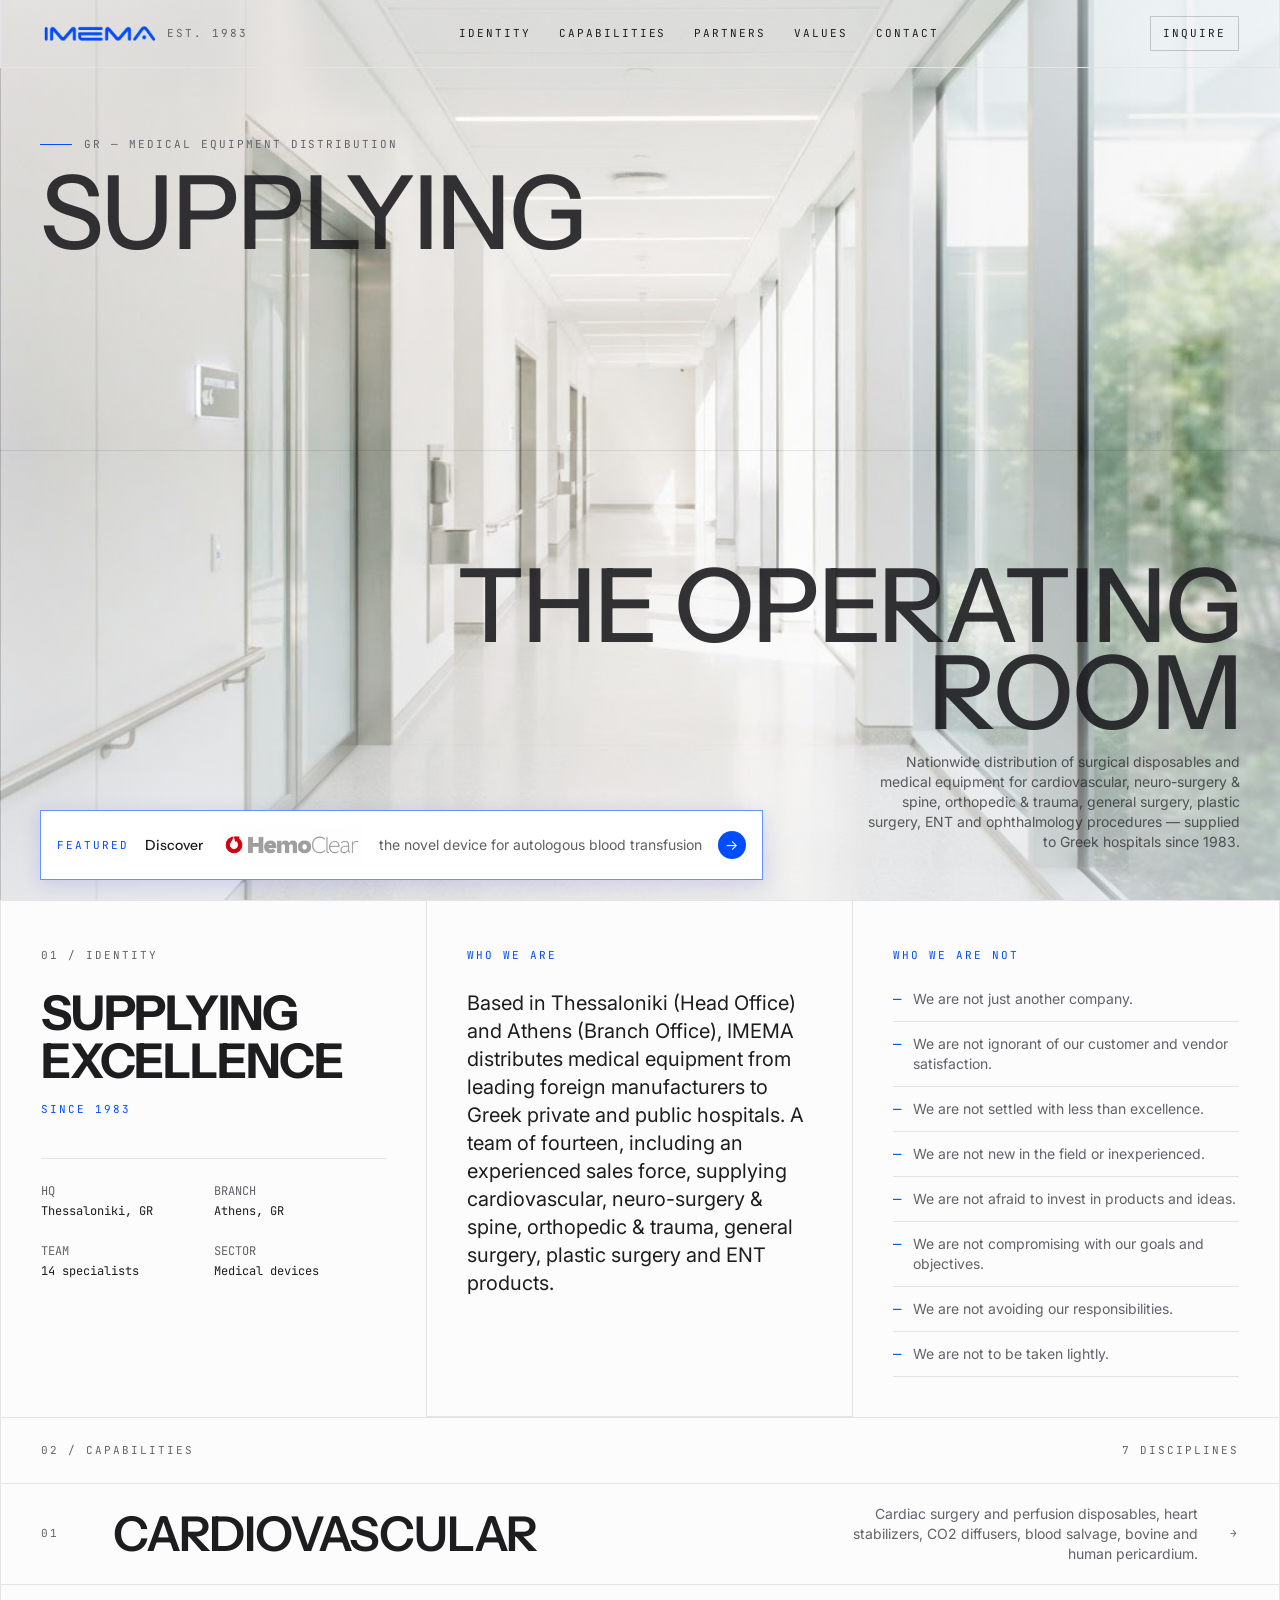
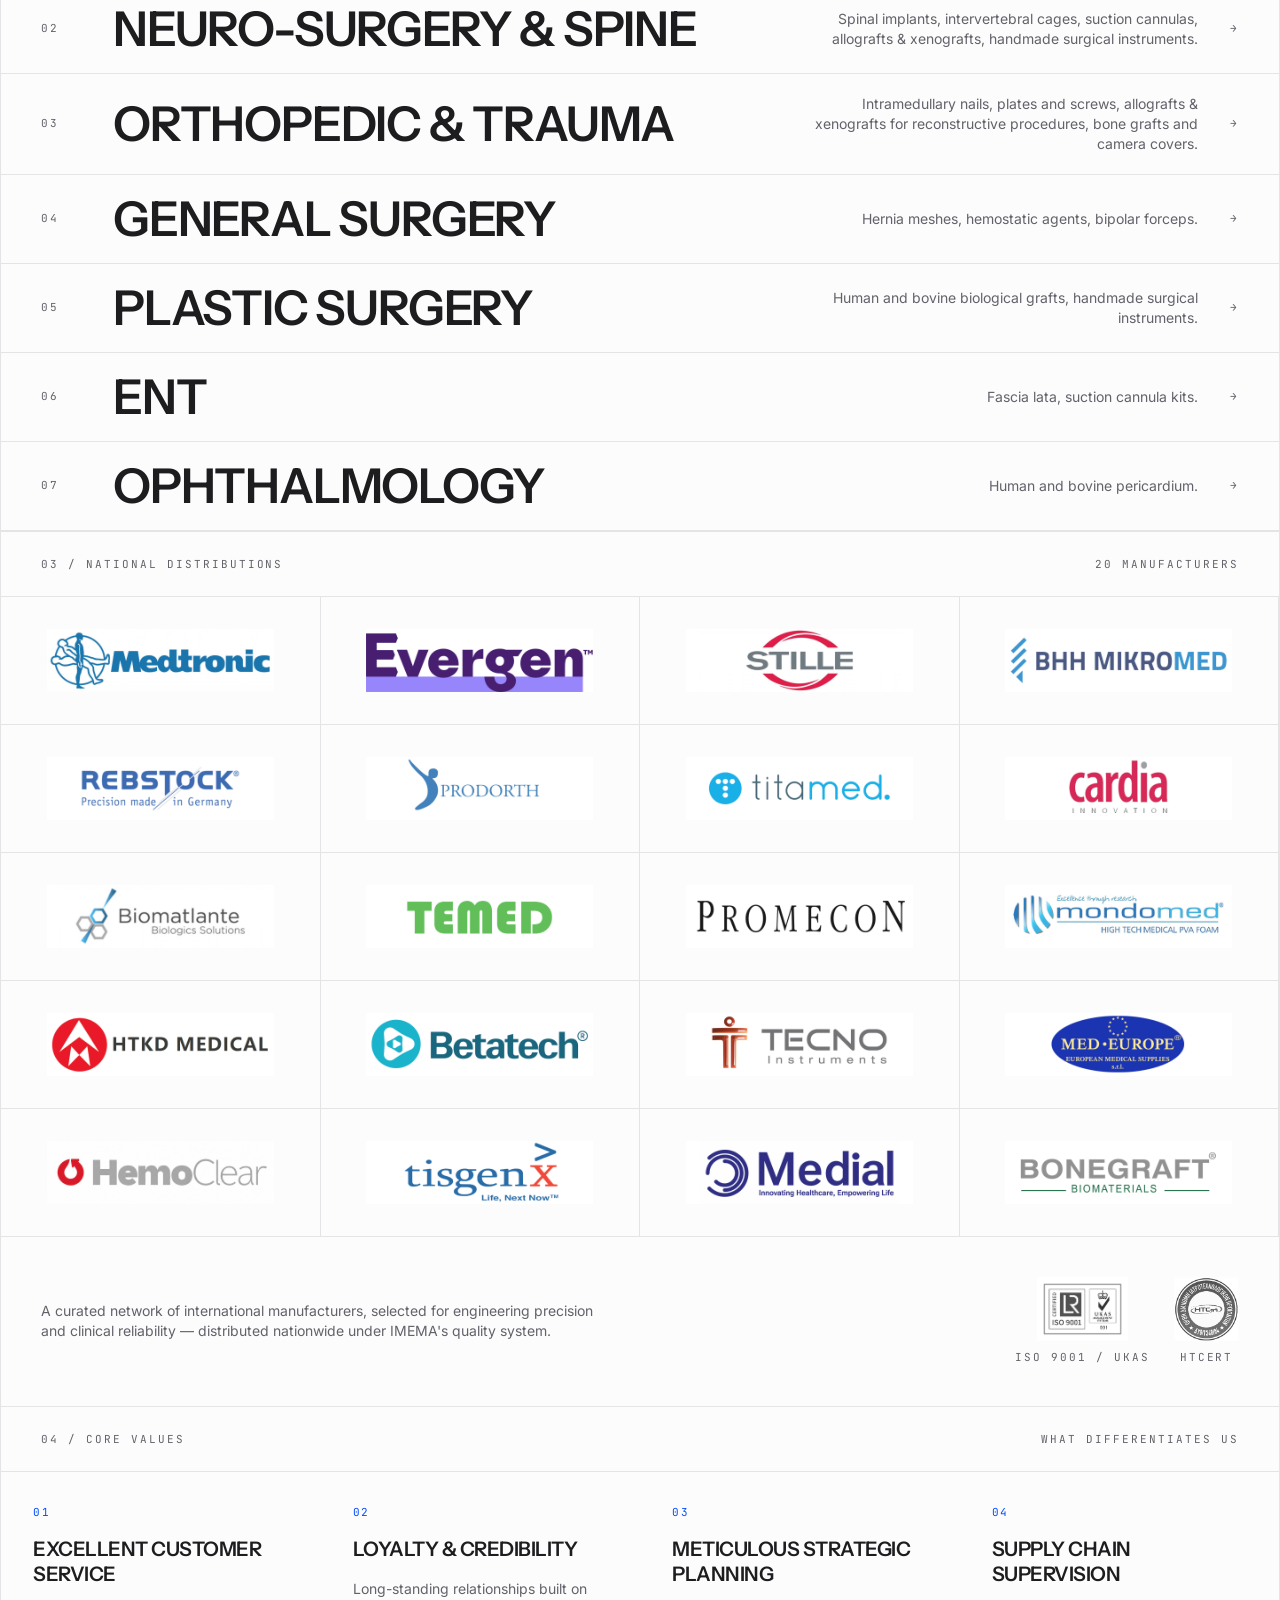
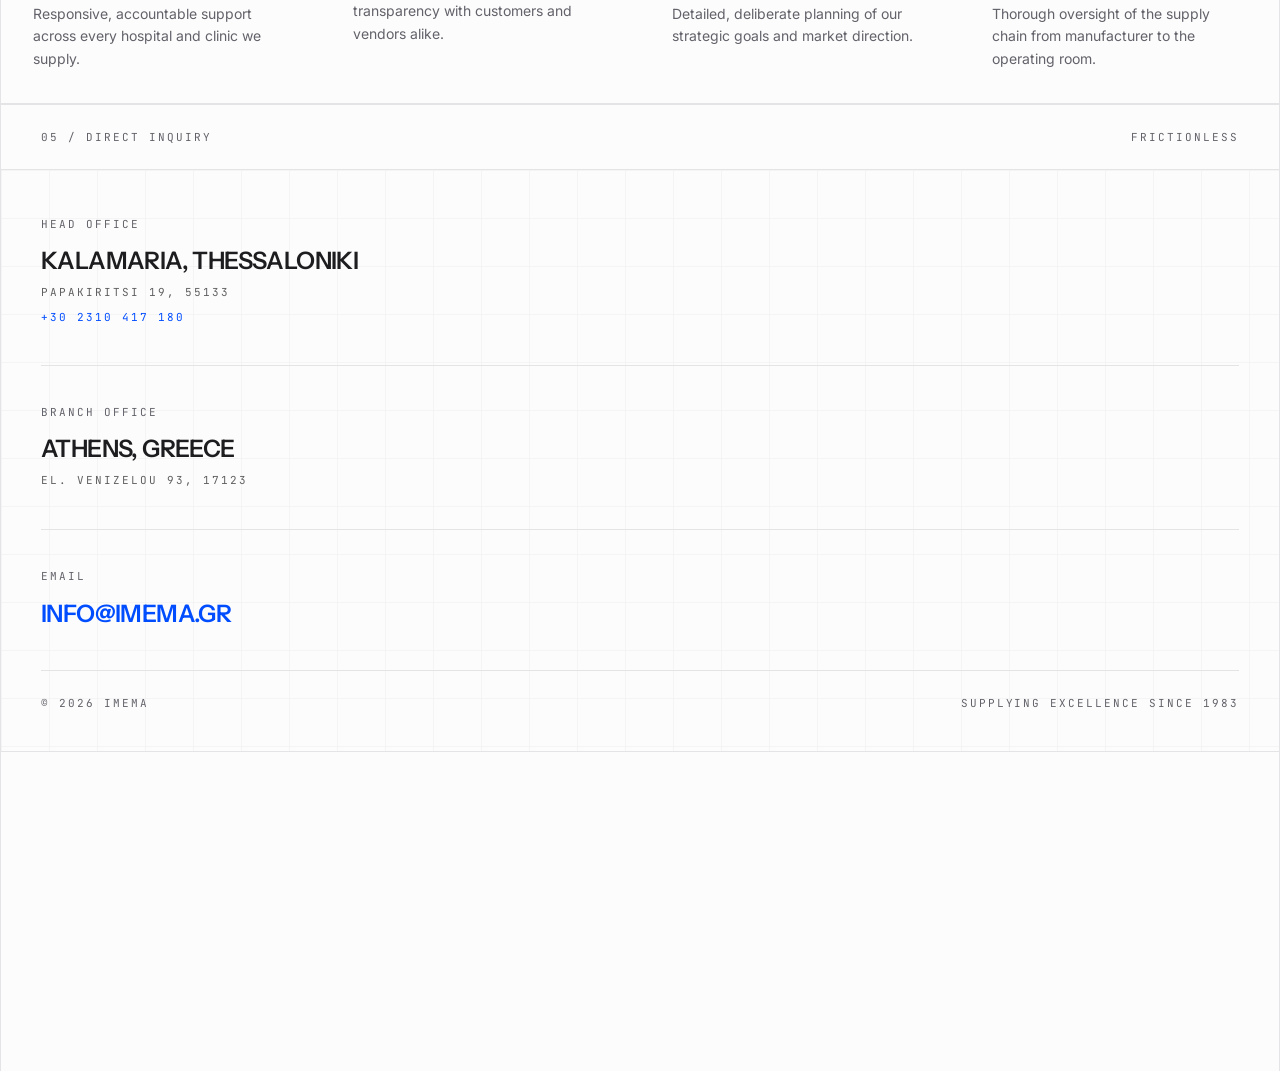
<file: index.html>
<!doctype html>
<html lang="en">
<head>
<meta charset="utf-8">
<meta name="viewport" content="width=device-width, initial-scale=1">
<title>IMEMA — Supplying Excellence Since 1983</title>
<meta name="description" content="IMEMA, a medical equipment supplier founded in 1983, distributes medical products to hospitals in Greece from Thessaloniki and Athens: cardiovascular, orthopedic, neuro-spine, trauma and intensive care.">
<meta name="theme-color" content="#fcfcfc">
<link rel="canonical" href="https://www.imema.gr/">
<meta property="og:type" content="website">
<meta property="og:title" content="IMEMA — Supplying Excellence Since 1983">
<meta property="og:description" content="Medical equipment distribution to Greek hospitals since 1983, from Thessaloniki and Athens.">
<meta property="og:image" content="https://www.imema.gr/media/img/3babd4718_generated_image.png">
<link rel="icon" href="favicon.svg" type="image/svg+xml">
<link rel="preconnect" href="https://fonts.googleapis.com">
<link rel="preconnect" href="https://fonts.gstatic.com" crossorigin>
<link href="https://fonts.googleapis.com/css2?family=Instrument+Sans:wght@400;500;600;700&family=Inter:wght@400;500;600&family=JetBrains+Mono:wght@400;500&display=swap" rel="stylesheet">
<link rel="stylesheet" href="assets/site.css?v=4">
<link rel="stylesheet" href="assets/tailwind.css?v=4">
</head>
<body>
<div class="relative min-h-screen bg-background">

  <header data-solid-on-scroll class="fixed inset-x-0 top-0 z-50 transition-colors duration-300 bg-transparent">
    <div class="mx-auto flex w-full max-w-[1280px] items-center justify-between border-x border-border px-5 py-4 md:px-10">
      <a href="#top" class="flex items-center gap-2">
        <div role="img" aria-label="IMEMA" class="logo-mask h-6 w-[118px] bg-primary"></div>
        <span class="mono-label hidden sm:inline text-muted-foreground">EST. 1983</span>
      </a>
      <nav class="hidden items-center gap-7 md:flex">
        <a href="#identity" class="mono-label transition-colors hover:text-primary text-foreground">Identity</a>
        <a href="#capabilities" class="mono-label transition-colors hover:text-primary text-foreground">Capabilities</a>
        <a href="#partners" class="mono-label transition-colors hover:text-primary text-foreground">Partners</a>
        <a href="#values" class="mono-label transition-colors hover:text-primary text-foreground">Values</a>
        <a href="#contact" class="mono-label transition-colors hover:text-primary text-foreground">Contact</a>
      </nav>
      <div class="flex items-center gap-3">
        <a href="#contact" class="mono-label border border-foreground/20 px-3 py-2 transition-colors hover:border-primary hover:text-primary text-foreground">INQUIRE</a>
      </div>
    </div>
    <div class="mx-auto w-full max-w-[1280px]"><div class="rule-x"></div></div>
  </header>

  <section id="top" data-parallax-root class="relative h-[100svh] w-full overflow-hidden bg-background">
    <div data-parallax-scale="0.18" class="absolute inset-0 will-change-transform">
      <span class="inline-block relative h-full w-full">
        <img src="media/img/3babd4718_generated_image.png" class="w-full h-full inset-0 absolute object-cover" alt="Sunlit modern medical facility interior">
      </span>
      <div class="absolute inset-0 bg-gradient-to-b from-background/50 via-background/10 to-background/60"></div>
    </div>
    <div class="pointer-events-none absolute inset-0">
      <div class="absolute top-0 h-full w-px bg-foreground/10"></div>
      <div class="absolute top-0 h-full w-px bg-foreground/10"></div>
      <div class="absolute inset-x-0 top-1/2 h-px bg-foreground/10"></div>
    </div>
    <div data-parallax-y="-60" class="relative z-10 mx-auto flex h-full w-full max-w-[1280px] flex-col justify-between p-5 md:p-10">
      <div class="pt-20 md:pt-24">
        <div class="flex items-center gap-3 text-muted-foreground">
          <span class="h-px w-8 bg-primary"></span>
          <span class="mono-label">GR — MEDICAL EQUIPMENT DISTRIBUTION</span>
        </div>
        <h1 class="heading-display mt-4 text-[15vw] font-medium leading-[0.85] text-foreground/90 md:text-[8vw]">SUPPLYING</h1>
      </div>
      <div class="flex flex-col items-end gap-4 pb-24 text-right md:pb-2">
        <h1 class="heading-display text-[15vw] font-medium leading-[0.85] text-foreground/90 md:text-[8vw]">THE OPERATING<br>ROOM</h1>
        <p class="max-w-xs font-body text-sm text-foreground/70 md:max-w-sm">Nationwide distribution of surgical disposables and medical equipment for cardiovascular, neuro-surgery &amp; spine, orthopedic &amp; trauma, general surgery, plastic surgery, ENT and ophthalmology procedures — supplied to Greek hospitals since 1983.</p>
      </div>
      <a class="group absolute inset-x-5 bottom-5 z-20 flex items-center gap-2 border border-primary/60 bg-white px-3 py-2.5 shadow-[0_4px_18px_rgba(34,34,255,0.14)] transition-all duration-300 hover:border-primary hover:shadow-[0_6px_26px_rgba(34,34,255,0.26)] md:inset-x-auto md:left-10 md:max-w-[72vw] md:gap-4 md:px-4 md:py-3" href="hemoclear.html">
        <span class="mono-label shrink-0 text-primary">Featured</span>
        <span class="font-heading shrink-0 text-xs font-medium text-foreground md:text-sm">Discover</span>
        <div class="relative h-8 w-20 shrink-0 self-center overflow-hidden bg-white md:h-11 md:w-36">
          <img src="media/img/175320473_hemoclear.jpg" alt="HemoClear" class="h-full w-full object-contain mix-blend-multiply">
        </div>
        <span class="hidden font-body text-xs text-foreground/70 group-hover:text-foreground md:inline md:text-sm">the novel device for autologous blood transfusion</span>
        <span class="ml-auto flex h-6 w-6 shrink-0 items-center justify-center rounded-full bg-primary text-primary-foreground transition-transform duration-300 group-hover:translate-x-1 md:ml-0 md:h-7 md:w-7"><span class="text-xs md:text-sm">→</span></span>
      </a>
    </div>
    <div class="absolute bottom-5 left-1/2 hidden -translate-x-1/2 flex-col items-center gap-2 text-muted-foreground md:flex">
      <span class="mono-label">SCROLL</span>
      <span data-bob class="h-6 w-px bg-foreground/40"></span>
    </div>
  </section>

  <main class="mx-auto w-full max-w-[1280px] border-x border-border">

    <section id="identity" class="relative border-t border-border bg-background">
      <div class="grid grid-cols-1 md:grid-cols-12">
        <div class="border-b border-border md:col-span-4 md:border-b-0 md:border-r">
          <div class="sticky top-0 p-5 md:p-10">
            <span class="mono-label">01 / IDENTITY</span>
            <h2 class="heading-display mt-6 text-4xl font-bold leading-none md:text-5xl">Supplying<br>Excellence</h2>
            <p class="mono-label mt-4 text-primary">SINCE 1983</p>
            <dl class="mt-10 grid grid-cols-2 gap-y-6 border-t border-border pt-6 font-mono text-xs">
              <div><dt class="text-muted-foreground">HQ</dt><dd class="mt-1 text-foreground">Thessaloniki, GR</dd></div>
              <div><dt class="text-muted-foreground">BRANCH</dt><dd class="mt-1 text-foreground">Athens, GR</dd></div>
              <div><dt class="text-muted-foreground">TEAM</dt><dd class="mt-1 text-foreground">14 specialists</dd></div>
              <div><dt class="text-muted-foreground">SECTOR</dt><dd class="mt-1 text-foreground">Medical devices</dd></div>
            </dl>
          </div>
        </div>
        <div class="md:col-span-8">
          <div class="grid grid-cols-1 md:grid-cols-2">
            <div class="border-b border-border p-5 md:border-r md:p-10">
              <span class="mono-label text-primary">WHO WE ARE</span>
              <p class="mt-6 text-lg leading-relaxed text-foreground md:text-xl">Based in Thessaloniki (Head Office) and Athens (Branch Office), IMEMA distributes medical equipment from leading foreign manufacturers to Greek private and public hospitals. A team of fourteen, including an experienced sales force, supplying cardiovascular, neuro-surgery &amp; spine, orthopedic &amp; trauma, general surgery, plastic surgery and ENT products.</p>
            </div>
            <div class="p-5 md:p-10">
              <span class="mono-label text-primary">WHO WE ARE NOT</span>
              <ul class="mt-6 space-y-3">
                <li data-reveal class="flex gap-3 border-b border-border pb-3 font-body text-sm text-muted-foreground"><span class="font-mono text-primary">—</span><span>We are not just another company.</span></li>
                <li data-reveal class="flex gap-3 border-b border-border pb-3 font-body text-sm text-muted-foreground"><span class="font-mono text-primary">—</span><span>We are not ignorant of our customer and vendor satisfaction.</span></li>
                <li data-reveal class="flex gap-3 border-b border-border pb-3 font-body text-sm text-muted-foreground"><span class="font-mono text-primary">—</span><span>We are not settled with less than excellence.</span></li>
                <li data-reveal class="flex gap-3 border-b border-border pb-3 font-body text-sm text-muted-foreground"><span class="font-mono text-primary">—</span><span>We are not new in the field or inexperienced.</span></li>
                <li data-reveal class="flex gap-3 border-b border-border pb-3 font-body text-sm text-muted-foreground"><span class="font-mono text-primary">—</span><span>We are not afraid to invest in products and ideas.</span></li>
                <li data-reveal class="flex gap-3 border-b border-border pb-3 font-body text-sm text-muted-foreground"><span class="font-mono text-primary">—</span><span>We are not compromising with our goals and objectives.</span></li>
                <li data-reveal class="flex gap-3 border-b border-border pb-3 font-body text-sm text-muted-foreground"><span class="font-mono text-primary">—</span><span>We are not avoiding our responsibilities.</span></li>
                <li data-reveal class="flex gap-3 border-b border-border pb-3 font-body text-sm text-muted-foreground"><span class="font-mono text-primary">—</span><span>We are not to be taken lightly.</span></li>
              </ul>
            </div>
          </div>
        </div>
      </div>
    </section>

    <section id="capabilities" class="relative border-t border-border bg-background">
      <div class="flex items-center justify-between px-5 py-6 md:px-10">
        <span class="mono-label">02 / CAPABILITIES</span>
        <span class="mono-label hidden md:inline">7 DISCIPLINES</span>
      </div>
      <div class="rule-x"></div>
      <ul>
        <li class="group border-b border-border"><a href="#contact" class="flex min-h-[88px] items-center gap-4 px-5 py-5 transition-colors duration-300 group-hover:bg-primary/[0.06] md:gap-8 md:px-10"><span class="mono-label w-10 shrink-0 transition-colors group-hover:text-primary">01</span><span class="heading-display flex-1 text-3xl font-semibold leading-none transition-colors group-hover:text-primary md:text-5xl">Cardiovascular</span><span class="hidden max-w-sm text-right font-body text-sm text-muted-foreground transition-colors group-hover:text-foreground/70 md:block">Cardiac surgery and perfusion disposables, heart stabilizers, CO2 diffusers, blood salvage, bovine and human pericardium.</span><span class="mono-label shrink-0 transition-colors group-hover:text-primary">→</span></a></li>
        <li class="group border-b border-border"><a href="#contact" class="flex min-h-[88px] items-center gap-4 px-5 py-5 transition-colors duration-300 group-hover:bg-primary/[0.06] md:gap-8 md:px-10"><span class="mono-label w-10 shrink-0 transition-colors group-hover:text-primary">02</span><span class="heading-display flex-1 text-3xl font-semibold leading-none transition-colors group-hover:text-primary md:text-5xl">Neuro-Surgery &amp; Spine</span><span class="hidden max-w-sm text-right font-body text-sm text-muted-foreground transition-colors group-hover:text-foreground/70 md:block">Spinal implants, intervertebral cages, suction cannulas, allografts &amp; xenografts, handmade surgical instruments.</span><span class="mono-label shrink-0 transition-colors group-hover:text-primary">→</span></a></li>
        <li class="group border-b border-border"><a href="#contact" class="flex min-h-[88px] items-center gap-4 px-5 py-5 transition-colors duration-300 group-hover:bg-primary/[0.06] md:gap-8 md:px-10"><span class="mono-label w-10 shrink-0 transition-colors group-hover:text-primary">03</span><span class="heading-display flex-1 text-3xl font-semibold leading-none transition-colors group-hover:text-primary md:text-5xl">Orthopedic &amp; Trauma</span><span class="hidden max-w-sm text-right font-body text-sm text-muted-foreground transition-colors group-hover:text-foreground/70 md:block">Intramedullary nails, plates and screws, allografts &amp; xenografts for reconstructive procedures, bone grafts and camera covers.</span><span class="mono-label shrink-0 transition-colors group-hover:text-primary">→</span></a></li>
        <li class="group border-b border-border"><a href="#contact" class="flex min-h-[88px] items-center gap-4 px-5 py-5 transition-colors duration-300 group-hover:bg-primary/[0.06] md:gap-8 md:px-10"><span class="mono-label w-10 shrink-0 transition-colors group-hover:text-primary">04</span><span class="heading-display flex-1 text-3xl font-semibold leading-none transition-colors group-hover:text-primary md:text-5xl">General Surgery</span><span class="hidden max-w-sm text-right font-body text-sm text-muted-foreground transition-colors group-hover:text-foreground/70 md:block">Hernia meshes, hemostatic agents, bipolar forceps.</span><span class="mono-label shrink-0 transition-colors group-hover:text-primary">→</span></a></li>
        <li class="group border-b border-border"><a href="#contact" class="flex min-h-[88px] items-center gap-4 px-5 py-5 transition-colors duration-300 group-hover:bg-primary/[0.06] md:gap-8 md:px-10"><span class="mono-label w-10 shrink-0 transition-colors group-hover:text-primary">05</span><span class="heading-display flex-1 text-3xl font-semibold leading-none transition-colors group-hover:text-primary md:text-5xl">Plastic Surgery</span><span class="hidden max-w-sm text-right font-body text-sm text-muted-foreground transition-colors group-hover:text-foreground/70 md:block">Human and bovine biological grafts, handmade surgical instruments.</span><span class="mono-label shrink-0 transition-colors group-hover:text-primary">→</span></a></li>
        <li class="group border-b border-border"><a href="#contact" class="flex min-h-[88px] items-center gap-4 px-5 py-5 transition-colors duration-300 group-hover:bg-primary/[0.06] md:gap-8 md:px-10"><span class="mono-label w-10 shrink-0 transition-colors group-hover:text-primary">06</span><span class="heading-display flex-1 text-3xl font-semibold leading-none transition-colors group-hover:text-primary md:text-5xl">ENT</span><span class="hidden max-w-sm text-right font-body text-sm text-muted-foreground transition-colors group-hover:text-foreground/70 md:block">Fascia lata, suction cannula kits.</span><span class="mono-label shrink-0 transition-colors group-hover:text-primary">→</span></a></li>
        <li class="group border-b border-border"><a href="#contact" class="flex min-h-[88px] items-center gap-4 px-5 py-5 transition-colors duration-300 group-hover:bg-primary/[0.06] md:gap-8 md:px-10"><span class="mono-label w-10 shrink-0 transition-colors group-hover:text-primary">07</span><span class="heading-display flex-1 text-3xl font-semibold leading-none transition-colors group-hover:text-primary md:text-5xl">Ophthalmology</span><span class="hidden max-w-sm text-right font-body text-sm text-muted-foreground transition-colors group-hover:text-foreground/70 md:block">Human and bovine pericardium.</span><span class="mono-label shrink-0 transition-colors group-hover:text-primary">→</span></a></li>
      </ul>
    </section>

    <section id="partners" class="border-t border-border bg-background text-foreground">
      <div class="flex items-center justify-between px-5 py-6 md:px-10">
        <span class="mono-label text-muted-foreground">03 / NATIONAL DISTRIBUTIONS</span>
        <span class="mono-label text-muted-foreground">20 MANUFACTURERS</span>
      </div>
      <div class="h-px w-full bg-border"></div>
      <div class="grid grid-cols-2 border-border sm:grid-cols-3 md:grid-cols-4" id="logo-grid"></div>
      <div class="flex flex-col gap-4 px-5 py-10 md:flex-row md:items-center md:justify-between md:px-10">
        <p class="max-w-xl font-body text-sm text-muted-foreground">A curated network of international manufacturers, selected for engineering precision and clinical reliability — distributed nationwide under IMEMA's quality system.</p>
        <div class="flex items-center gap-6">
          <div class="flex flex-col items-center gap-2"><img src="media/img/ISO-9001UKAS-RGB.jpg" alt="ISO 9001 UKAS Certification" loading="lazy" class="h-16 w-auto object-contain opacity-80 grayscale transition-all duration-300 hover:opacity-100 hover:grayscale-0"><span class="mono-label text-muted-foreground">ISO 9001 / UKAS</span></div>
          <div class="flex flex-col items-center gap-2"><img src="media/img/HTCert-logo-1348.png" alt="HTCert Certification" loading="lazy" class="h-16 w-auto object-contain opacity-80 grayscale transition-all duration-300 hover:opacity-100 hover:grayscale-0"><span class="mono-label text-muted-foreground">HTCert</span></div>
        </div>
      </div>
    </section>

    <section id="values" class="border-t border-border bg-background">
      <div class="flex items-center justify-between px-5 py-6 md:px-10">
        <span class="mono-label">04 / CORE VALUES</span>
        <span class="mono-label hidden md:inline">WHAT DIFFERENTIATES US</span>
      </div>
      <div class="rule-x"></div>
      <div class="grid grid-cols-1 md:grid-cols-2 lg:grid-cols-4">
        <div data-reveal><div class="flex h-full flex-col gap-4 border-b border-border p-5 md:border-r md:p-8 last:border-r-0"><span class="mono-label text-primary">01</span><h3 class="heading-display text-xl font-semibold leading-tight">Excellent Customer Service</h3><p class="font-body text-sm leading-relaxed text-muted-foreground">Responsive, accountable support across every hospital and clinic we supply.</p></div></div>
        <div data-reveal><div class="flex h-full flex-col gap-4 border-b border-border p-5 md:border-r md:p-8 last:border-r-0"><span class="mono-label text-primary">02</span><h3 class="heading-display text-xl font-semibold leading-tight">Loyalty &amp; Credibility</h3><p class="font-body text-sm leading-relaxed text-muted-foreground">Long-standing relationships built on transparency with customers and vendors alike.</p></div></div>
        <div data-reveal><div class="flex h-full flex-col gap-4 border-b border-border p-5 md:border-r md:p-8 last:border-r-0"><span class="mono-label text-primary">03</span><h3 class="heading-display text-xl font-semibold leading-tight">Meticulous Strategic Planning</h3><p class="font-body text-sm leading-relaxed text-muted-foreground">Detailed, deliberate planning of our strategic goals and market direction.</p></div></div>
        <div data-reveal><div class="flex h-full flex-col gap-4 border-b border-border p-5 md:border-r md:p-8 last:border-r-0"><span class="mono-label text-primary">04</span><h3 class="heading-display text-xl font-semibold leading-tight">Supply Chain Supervision</h3><p class="font-body text-sm leading-relaxed text-muted-foreground">Thorough oversight of the supply chain from manufacturer to the operating room.</p></div></div>
      </div>
    </section>

    <section id="contact" class="border-t border-border bg-background">
      <div class="flex items-center justify-between px-5 py-6 md:px-10">
        <span class="mono-label">05 / DIRECT INQUIRY</span>
        <span class="mono-label hidden md:inline">FRICTIONLESS</span>
      </div>
      <div class="rule-x"></div>
      <div class="relative flex flex-col justify-between p-5 md:p-10">
        <div class="blueprint-grid absolute inset-0 opacity-40"></div>
        <div class="relative space-y-10">
          <div>
            <span class="mono-label">HEAD OFFICE</span>
            <p class="mt-3 heading-display text-2xl font-semibold leading-tight">Kalamaria, Thessaloniki</p>
            <p class="mono-label mt-2 block text-foreground/70">Papakiritsi 19, 55133</p>
            <a href="tel:+302310417180" class="mono-label mt-2 block text-primary hover:underline">+30 2310 417 180</a>
          </div>
          <div class="border-t border-border pt-8">
            <span class="mono-label">BRANCH OFFICE</span>
            <p class="mt-3 heading-display text-2xl font-semibold leading-tight">Athens, Greece</p>
            <p class="mono-label mt-2 block text-foreground/70">El. Venizelou 93, 17123</p>
          </div>
          <div class="border-t border-border pt-8">
            <span class="mono-label">EMAIL</span>
            <a href="mailto:info@imema.gr" class="mt-3 block heading-display text-2xl font-semibold text-primary hover:underline">info@imema.gr</a>
          </div>
        </div>
        <div class="relative mt-10 flex items-center justify-between border-t border-border pt-6">
          <span class="mono-label">© <span id="year">2026</span> IMEMA</span>
          <span class="mono-label">SUPPLYING EXCELLENCE SINCE 1983</span>
        </div>
      </div>
      <div class="h-72 w-full border-t border-border md:h-80">
        <iframe title="IMEMA Head Office location" src="https://maps.google.com/maps?q=Papakiritsi%2019,%2055133%20Kalamaria,%20Greece&amp;t=&amp;z=15&amp;ie=UTF8&amp;iwloc=&amp;output=embed" class="h-full w-full border-0" loading="lazy" referrerpolicy="no-referrer-when-downgrade" allowfullscreen></iframe>
      </div>
    </section>
  </main>
</div>

<script>
  // Partner logos (same order, links and images as the original site).
  (function () {
    var WP = 'media/img/', B = 'media/img/';
    var partners = [
      ['Medtronic', 'https://www.medtronic.com/gr-el/index.html', WP + 'medtronic-logo-1024x288-1.jpg'],
      ['Evergen', 'https://www.evergenbio.com/', B + '4d1f62b70_Evergen.jpg'],
      ['Stille', 'https://www.stille.se/', WP + 'stillelogo-1024x312-1.jpg'],
      ['Mikromed', 'http://www.mikromed.eu/', WP + 'mikromed-logo-1024x288-1.jpg'],
      ['Rebstock', 'https://www.rebstock.de/?lang=en', WP + 'rebstock-1024x312-1.jpg'],
      ['Prodorth', 'https://www.prodorth.com/', WP + 'prodorth-logo-1024x288-1.jpg'],
      ['Titamed', 'https://titamed.com/en', WP + 'titamed-logo.jpg'],
      ['Cardia', 'https://cardiainnovation.com/', WP + 'cardia-logo-1024x288-1.jpg'],
      ['Biomatlante', 'https://biomatlante.com/en/', WP + 'biomatlante_logo-1024x312-1.jpg'],
      ['Temed', 'https://temedmedical.com/', WP + 'temed-logo-1024x288-1.jpg'],
      ['Promecon', 'https://www.promecon-medical.com/en', WP + 'promecon-logo.jpg'],
      ['Mondomed', 'https://www.mondomed.be/en', WP + 'mondomed-logo-1024x288-1.jpg'],
      ['HTKD', 'https://www.htkdmedical.com/home', WP + 'htkd-logo.jpg'],
      ['Betatech', 'https://www.betatechmedical.com/en-US', WP + 'betatech-logo.jpg'],
      ['Tecno', 'https://www.tecno.com.pk/home.html', WP + 'tecno-logo.jpg'],
      ['Medeurope', 'https://www.medeurope.eu/', WP + 'medeurope-logo.jpg'],
      ['HemoClear', 'https://www.hemoclear.com/', B + '175320473_hemoclear.jpg'],
      ['tisgenx', 'https://tisgenx.com/', B + 'a44ad0518_tisgenx.jpg'],
      ['Medial', 'https://www.medial.com.tr/', B + '9e8ca3d4d_Medial.jpg'],
      ['Bonegraft', 'https://bonegraft.com.tr/', B + '824f9a044_Bonegraft.jpg']
    ];
    var grid = document.getElementById('logo-grid');
    grid.innerHTML = partners.map(function (p) {
      return '<div data-reveal><a href="' + p[1] + '" target="_blank" rel="noopener noreferrer" class="group flex h-16 items-center justify-center border-b border-r border-border px-2 transition-all duration-300 md:h-32">' +
        '<img src="' + p[2] + '" alt="' + p[0] + '" loading="lazy" class="h-[90%] w-[90%] object-contain opacity-90 transition-all duration-300 group-hover:scale-110 group-hover:opacity-100 md:h-3/4 md:w-3/4"></a></div>';
    }).join('');
    document.getElementById('year').textContent = new Date().getFullYear();
  })();
</script>
<script src="assets/site.js?v=4"></script>
</body>
</html>
</file>
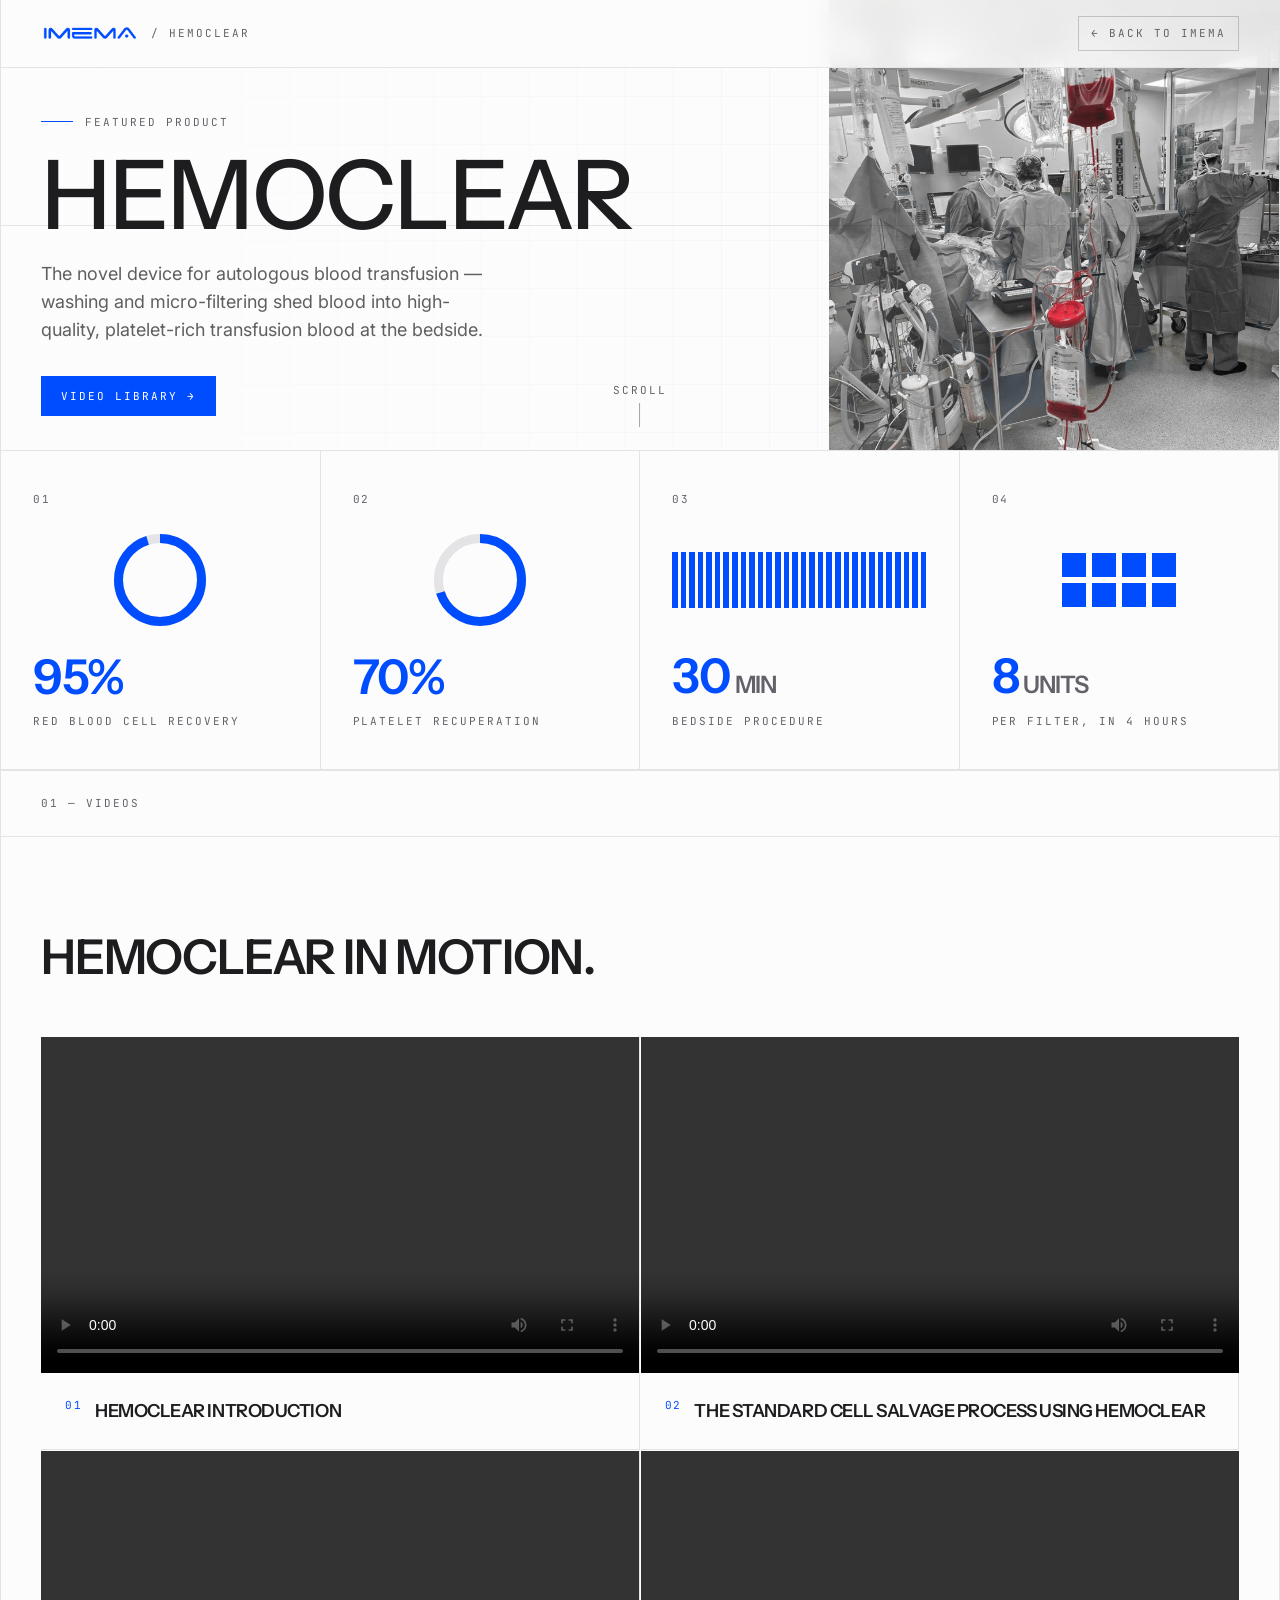
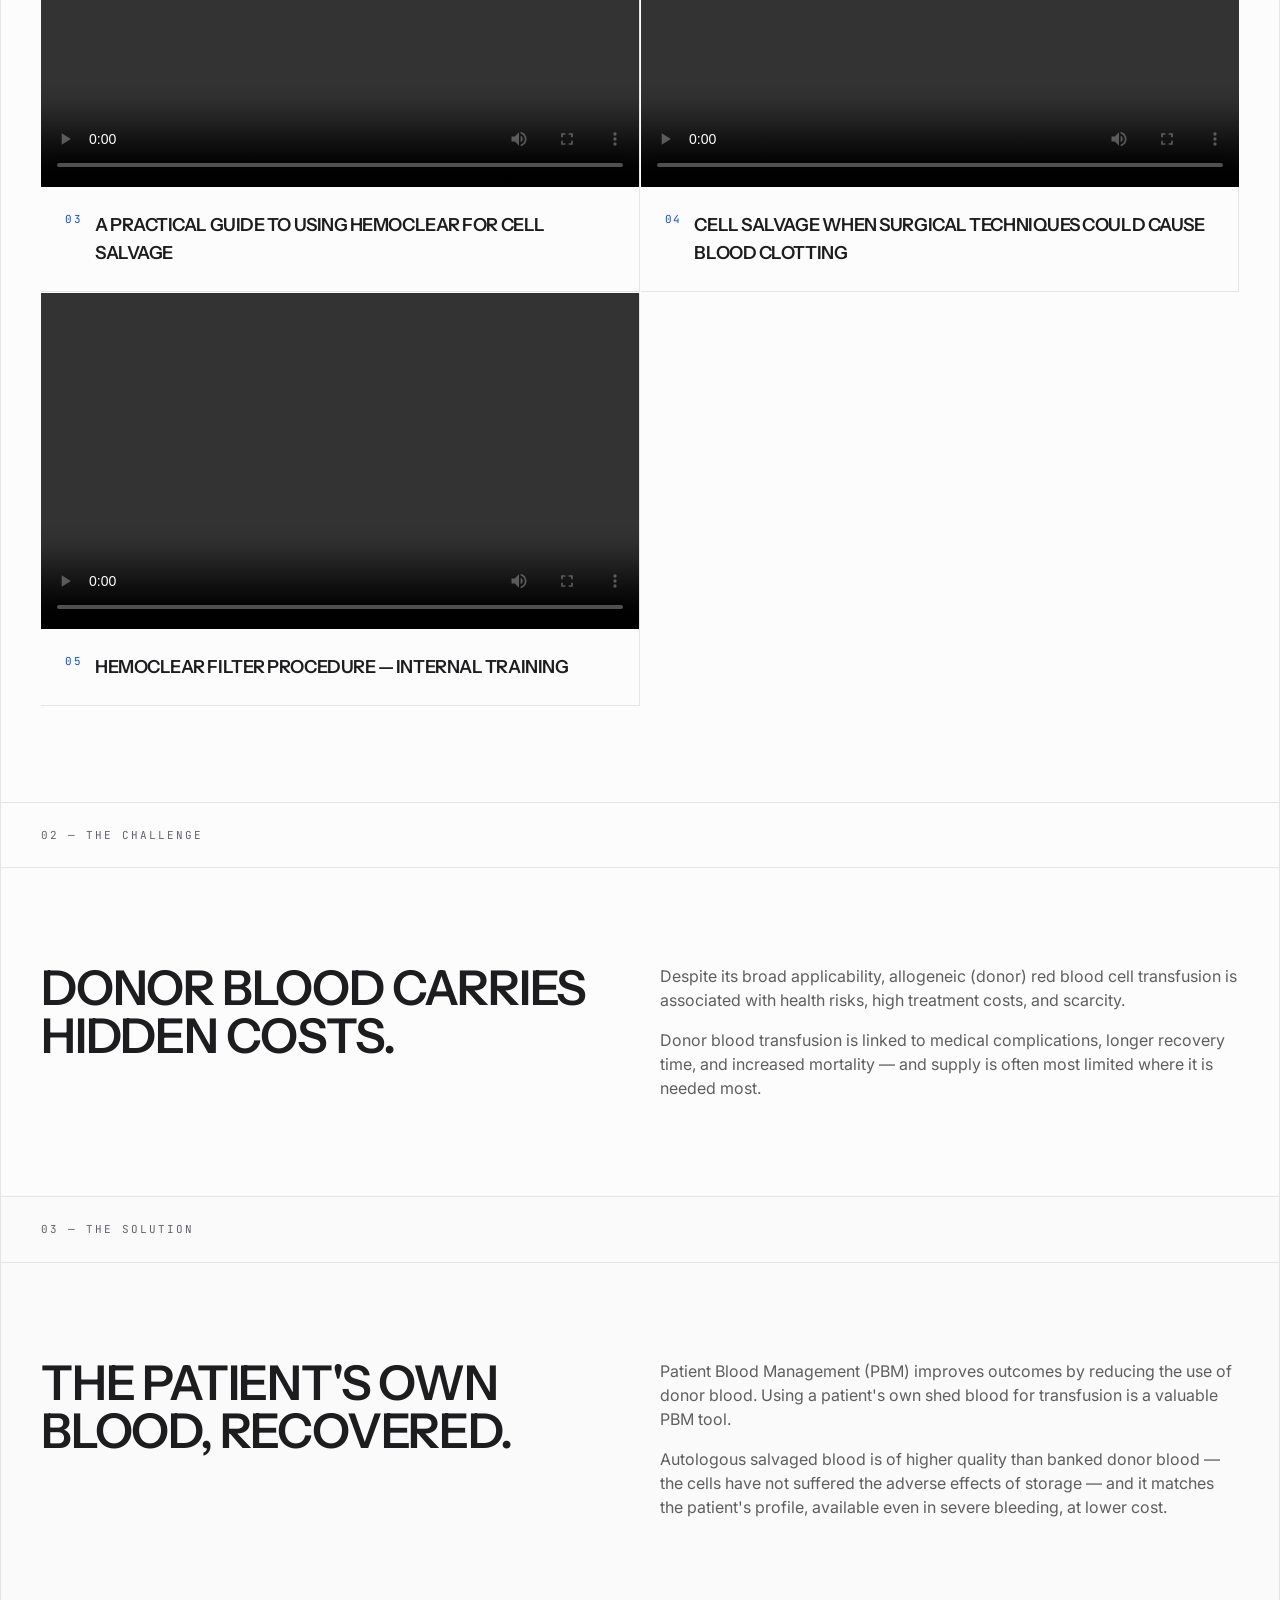
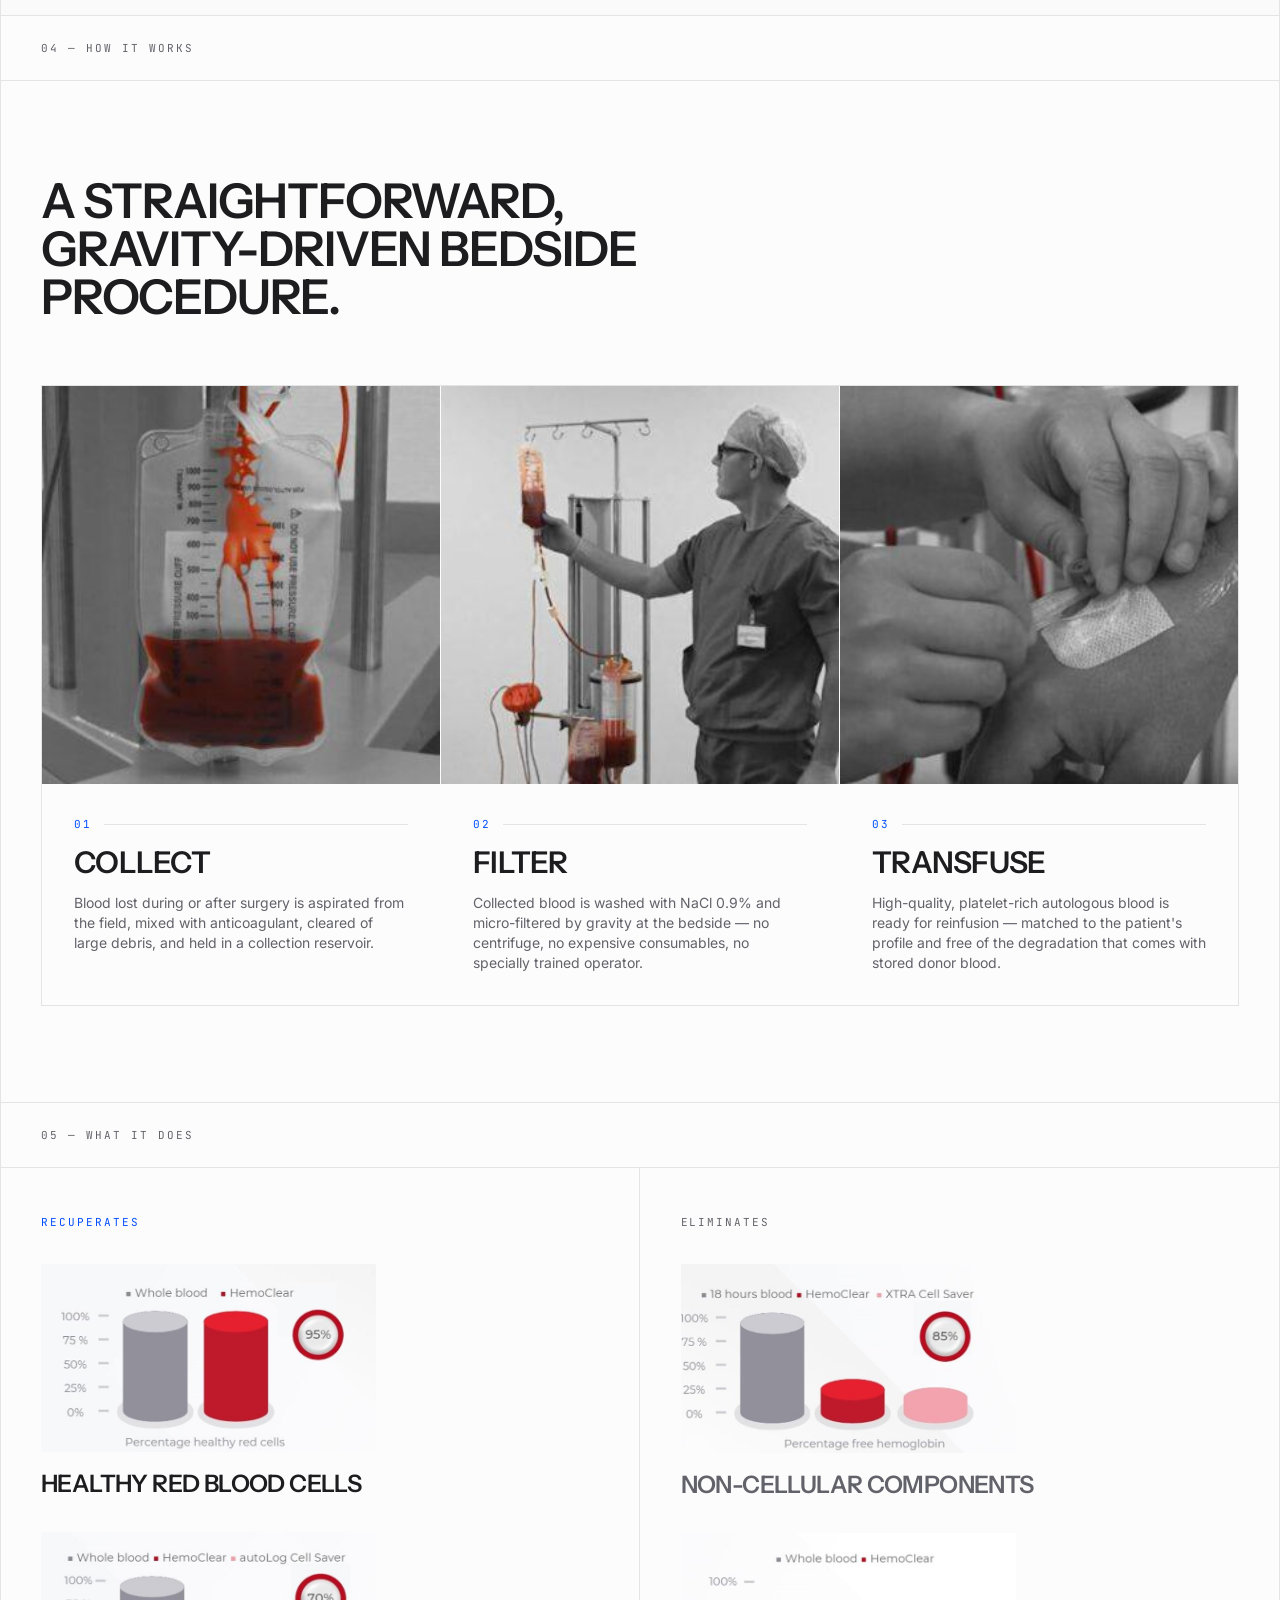
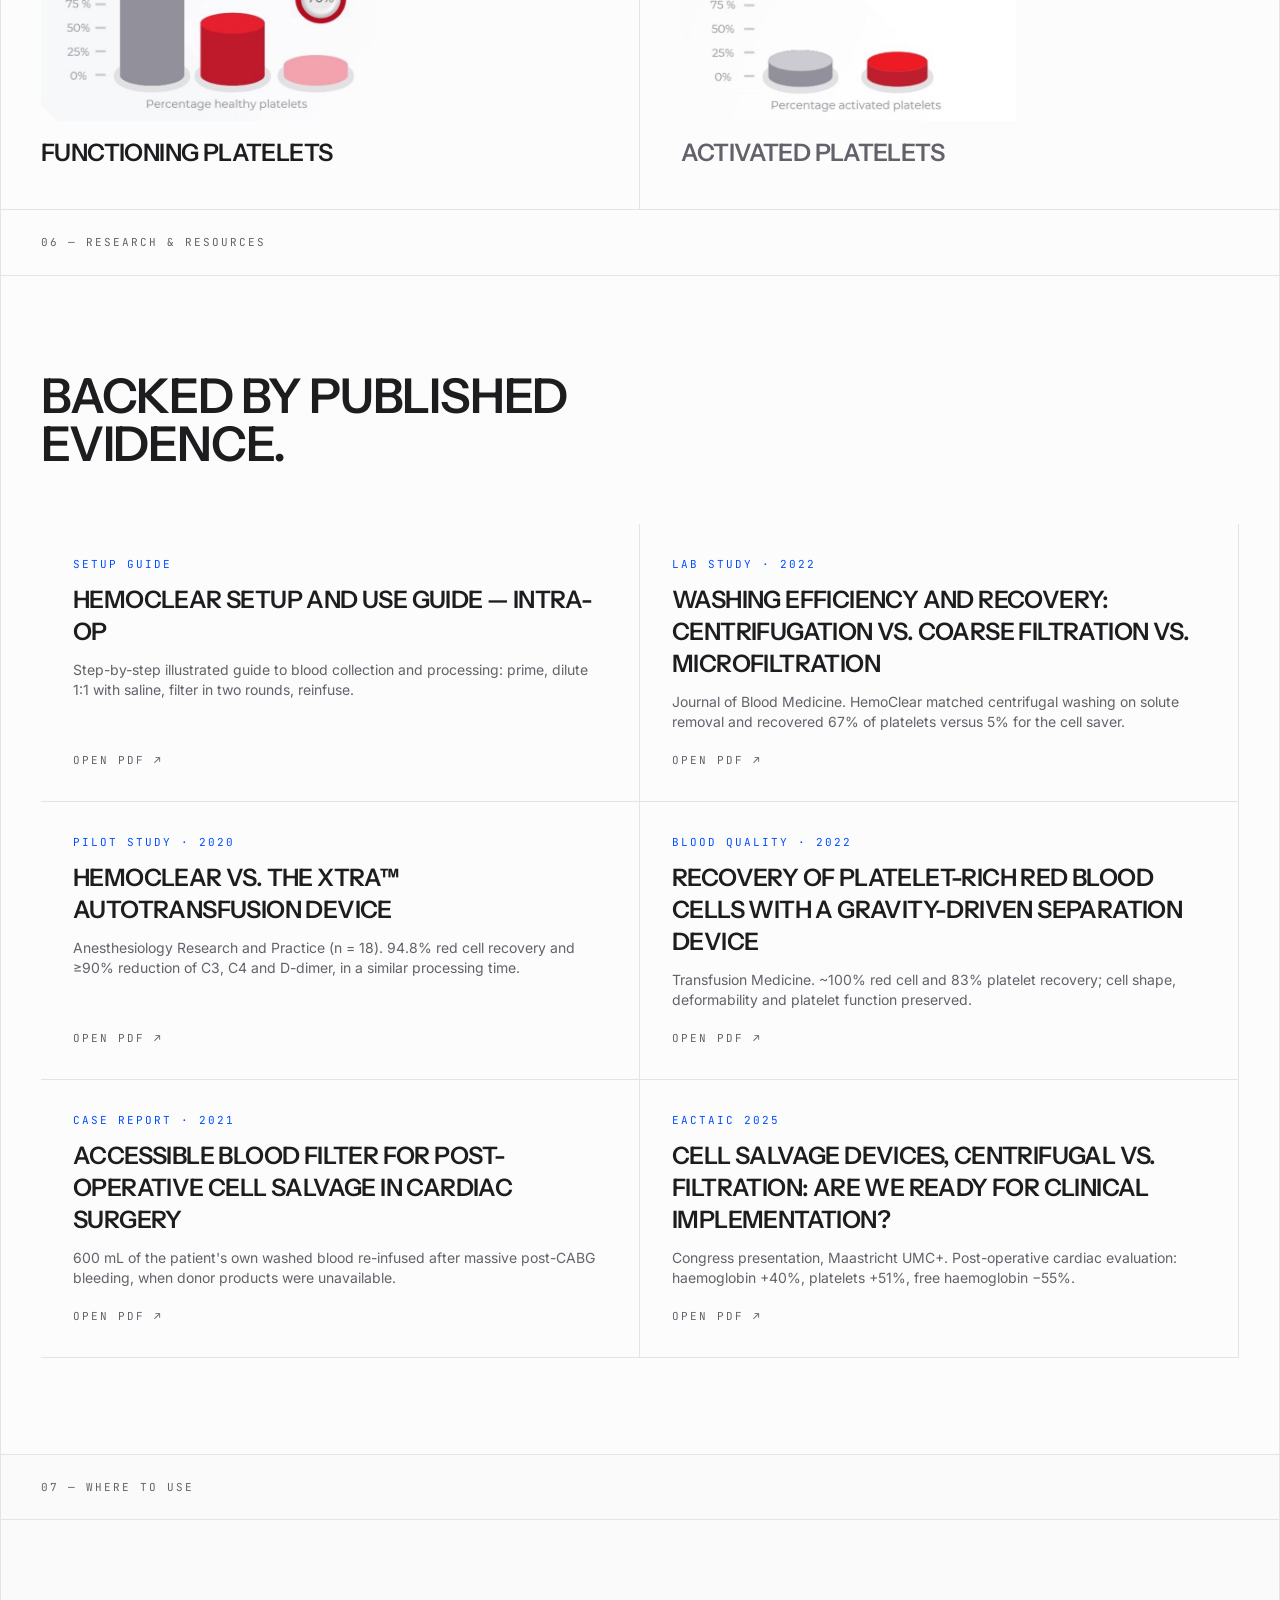
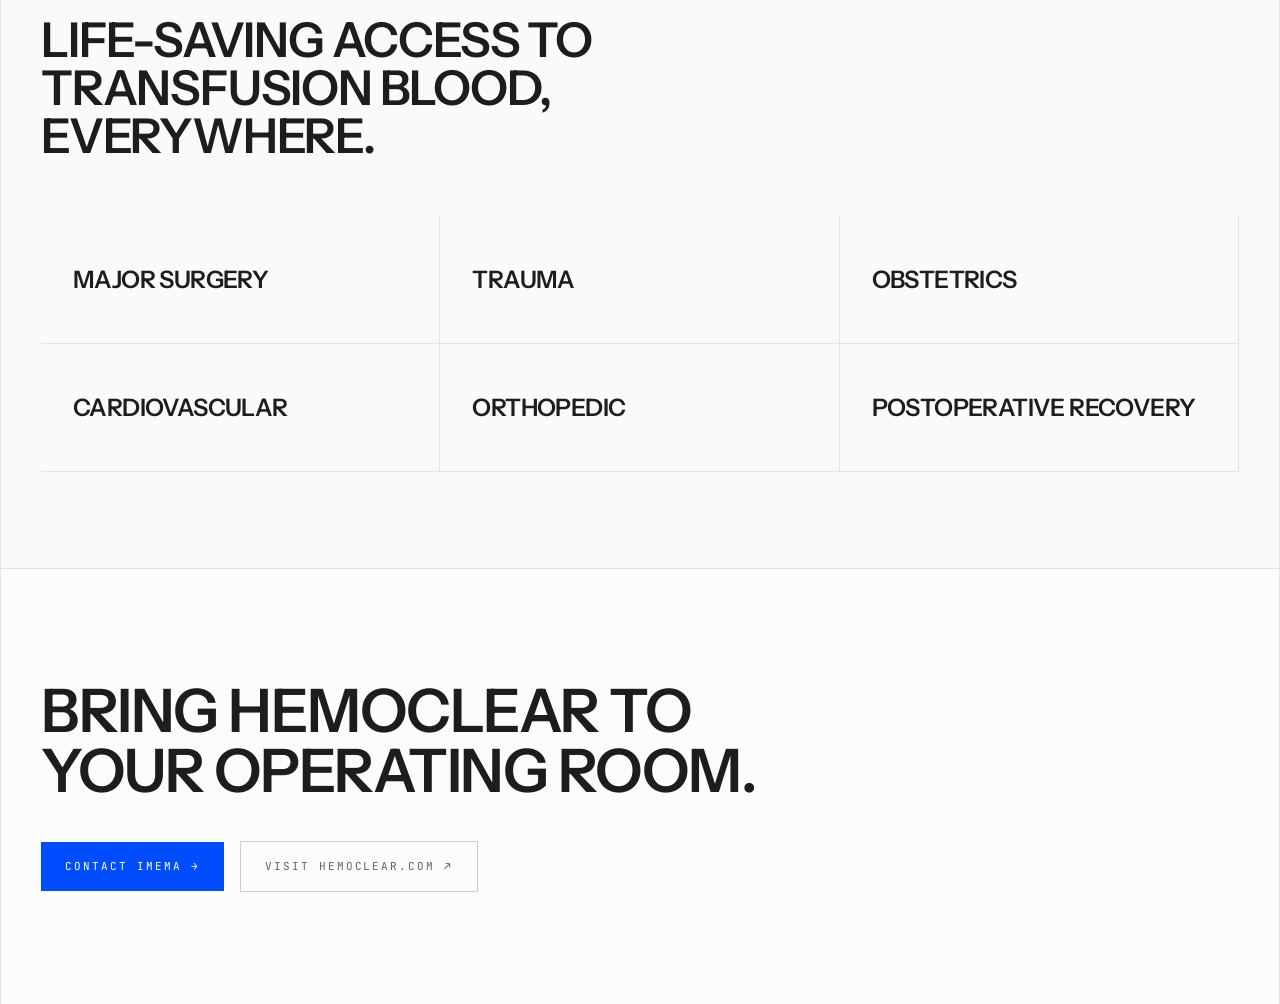
<file: hemoclear.html>
<!doctype html>
<html lang="en">
<head>
<meta charset="utf-8">
<meta name="viewport" content="width=device-width, initial-scale=1">
<title>HemoClear — IMEMA</title>
<meta name="description" content="HemoClear: the novel device for autologous blood transfusion, washing and micro-filtering shed blood into high-quality, platelet-rich transfusion blood at the bedside. Distributed in Greece by IMEMA.">
<meta name="theme-color" content="#fcfcfc">
<link rel="canonical" href="https://www.imema.gr/hemoclear.html">
<meta property="og:type" content="website">
<meta property="og:title" content="HemoClear — IMEMA">
<meta property="og:description" content="The novel device for autologous blood transfusion, distributed in Greece by IMEMA.">
<link rel="icon" href="favicon.svg" type="image/svg+xml">
<link rel="preconnect" href="https://fonts.googleapis.com">
<link rel="preconnect" href="https://fonts.gstatic.com" crossorigin>
<link href="https://fonts.googleapis.com/css2?family=Instrument+Sans:wght@400;500;600;700&family=Inter:wght@400;500;600&family=JetBrains+Mono:wght@400;500&display=swap" rel="stylesheet">
<link rel="stylesheet" href="assets/site.css?v=4">
<link rel="stylesheet" href="assets/tailwind.css?v=4">
</head>
<body>
<main class="bg-background text-foreground">
<header class="fixed inset-x-0 top-0 z-50 border-b border-border bg-background/85 backdrop-blur-md">
  <div class="mx-auto flex w-full max-w-[1280px] items-center justify-between border-x border-border px-5 py-4 md:px-10">
    <a class="flex items-center gap-3" href="index.html"><div role="img" aria-label="IMEMA" class="logo-mask h-5 w-[98px] bg-primary"></div><span class="mono-label text-muted-foreground">/ HemoClear</span></a>
    <a class="mono-label border border-foreground/20 px-3 py-2 transition-colors hover:border-primary hover:text-primary" href="index.html">← Back to IMEMA</a>
  </div>
</header>
<div class="mx-auto w-full max-w-[1280px] border-x border-border">
  <section data-parallax-root class="relative flex min-h-[50svh] flex-col justify-center overflow-hidden bg-background pt-20 md:flex-row md:items-center">
    <div class="pointer-events-none absolute inset-0 blueprint-grid opacity-50"></div>
    <div data-parallax-scale="0.2" class="pointer-events-none absolute inset-0 hidden items-center justify-end md:flex"><div class="relative h-full w-full md:w-1/2"><img src="media/img/Untitled-design-72.png" alt="HemoClear autologous blood filtration device" class="h-full w-full object-contain object-right"></div></div>
    <div class="pointer-events-none absolute inset-0 hidden bg-gradient-to-r from-background via-background/35 to-transparent md:block"></div>
    <div class="pointer-events-none absolute inset-x-0 top-1/2 h-px bg-foreground/10"></div>
    <div class="relative z-10 mx-auto w-full max-w-7xl px-5 md:px-10">
      <div data-parallax-y="-80" class="max-w-2xl">
        <div class="flex items-center gap-3 text-muted-foreground"><span class="h-px w-8 bg-primary"></span><span class="mono-label">Featured Product</span></div>
        <h1 class="heading-display mt-6 text-[15vw] font-medium leading-[0.85] text-foreground md:text-[7.5vw]">HemoClear</h1>
        <p class="mt-6 max-w-md font-body text-base text-foreground/70 md:text-lg">The novel device for autologous blood transfusion — washing and micro-filtering shed blood into high-quality, platelet-rich transfusion blood at the bedside.</p>
        <div class="mt-8 flex flex-wrap items-center gap-3"><a href="#intro" class="mono-label inline-flex items-center gap-2 bg-primary px-5 py-3 text-primary-foreground transition-opacity hover:opacity-90">Video library →</a></div>
      </div>
    </div>
    <div class="relative z-0 mt-8 h-[28svh] w-full px-5 md:hidden"><img src="media/img/Untitled-design-72.png" alt="HemoClear autologous blood filtration device" class="h-full w-full"></div>
    <div class="absolute bottom-5 left-1/2 hidden -translate-x-1/2 flex-col items-center gap-2 text-muted-foreground md:flex"><span class="mono-label">Scroll</span><span data-bob class="h-6 w-px bg-foreground/40"></span></div>
  </section>

  <section id="stats" class="border-t border-border"><div class="grid grid-cols-2 border-border md:grid-cols-4"><div data-reveal><div class="flex h-full flex-col gap-6 border-b border-r border-border px-5 py-8 md:px-8 md:py-10"><span class="mono-label">01</span><div class="flex h-24 w-full items-center justify-center"><svg width="92" height="92" viewBox="0 0 92 92" role="img" aria-label="95%" class="-rotate-90"><circle cx="46" cy="46" r="41.5" fill="none" stroke="hsl(var(--border))" stroke-width="9"></circle><circle cx="46" cy="46" r="41.5" fill="none" stroke="hsl(var(--primary))" stroke-width="9" stroke-dasharray="260.75" stroke-dashoffset="13.04"></circle></svg></div><div class="mt-auto"><span class="heading-display block text-4xl font-semibold leading-none text-primary md:text-5xl">95%</span><span class="mono-label mt-3 block">Red blood cell recovery</span></div></div></div><div data-reveal><div class="flex h-full flex-col gap-6 border-b border-r border-border px-5 py-8 md:px-8 md:py-10"><span class="mono-label">02</span><div class="flex h-24 w-full items-center justify-center"><svg width="92" height="92" viewBox="0 0 92 92" role="img" aria-label="70%" class="-rotate-90"><circle cx="46" cy="46" r="41.5" fill="none" stroke="hsl(var(--border))" stroke-width="9"></circle><circle cx="46" cy="46" r="41.5" fill="none" stroke="hsl(var(--primary))" stroke-width="9" stroke-dasharray="260.75" stroke-dashoffset="78.23"></circle></svg></div><div class="mt-auto"><span class="heading-display block text-4xl font-semibold leading-none text-primary md:text-5xl">70%</span><span class="mono-label mt-3 block">Platelet recuperation</span></div></div></div><div data-reveal><div class="flex h-full flex-col gap-6 border-b border-r border-border px-5 py-8 md:px-8 md:py-10"><span class="mono-label">03</span><div class="flex h-24 w-full items-center justify-center"><div class="flex h-14 w-full items-stretch gap-[3px]" role="img" aria-label="30 minutes"><span class="flex-1 origin-bottom bg-primary"></span><span class="flex-1 origin-bottom bg-primary"></span><span class="flex-1 origin-bottom bg-primary"></span><span class="flex-1 origin-bottom bg-primary"></span><span class="flex-1 origin-bottom bg-primary"></span><span class="flex-1 origin-bottom bg-primary"></span><span class="flex-1 origin-bottom bg-primary"></span><span class="flex-1 origin-bottom bg-primary"></span><span class="flex-1 origin-bottom bg-primary"></span><span class="flex-1 origin-bottom bg-primary"></span><span class="flex-1 origin-bottom bg-primary"></span><span class="flex-1 origin-bottom bg-primary"></span><span class="flex-1 origin-bottom bg-primary"></span><span class="flex-1 origin-bottom bg-primary"></span><span class="flex-1 origin-bottom bg-primary"></span><span class="flex-1 origin-bottom bg-primary"></span><span class="flex-1 origin-bottom bg-primary"></span><span class="flex-1 origin-bottom bg-primary"></span><span class="flex-1 origin-bottom bg-primary"></span><span class="flex-1 origin-bottom bg-primary"></span><span class="flex-1 origin-bottom bg-primary"></span><span class="flex-1 origin-bottom bg-primary"></span><span class="flex-1 origin-bottom bg-primary"></span><span class="flex-1 origin-bottom bg-primary"></span><span class="flex-1 origin-bottom bg-primary"></span><span class="flex-1 origin-bottom bg-primary"></span><span class="flex-1 origin-bottom bg-primary"></span><span class="flex-1 origin-bottom bg-primary"></span><span class="flex-1 origin-bottom bg-primary"></span><span class="flex-1 origin-bottom bg-primary"></span></div></div><div class="mt-auto"><span class="heading-display block text-4xl font-semibold leading-none text-primary md:text-5xl">30<span class="ml-1 text-lg text-muted-foreground md:text-2xl">min</span></span><span class="mono-label mt-3 block">Bedside procedure</span></div></div></div><div data-reveal><div class="flex h-full flex-col gap-6 border-b border-r border-border px-5 py-8 md:px-8 md:py-10"><span class="mono-label">04</span><div class="flex h-24 w-full items-center justify-center"><div class="grid grid-cols-4 gap-1.5" role="img" aria-label="8 units"><span class="h-6 w-6 bg-primary"></span><span class="h-6 w-6 bg-primary"></span><span class="h-6 w-6 bg-primary"></span><span class="h-6 w-6 bg-primary"></span><span class="h-6 w-6 bg-primary"></span><span class="h-6 w-6 bg-primary"></span><span class="h-6 w-6 bg-primary"></span><span class="h-6 w-6 bg-primary"></span></div></div><div class="mt-auto"><span class="heading-display block text-4xl font-semibold leading-none text-primary md:text-5xl">8<span class="ml-1 text-lg text-muted-foreground md:text-2xl">units</span></span><span class="mono-label mt-3 block">Per filter, in 4 hours</span></div></div></div></div></section>

  <section id="intro" class="scroll-mt-16 border-t border-border"><div class="flex items-center justify-between px-5 py-6 md:px-10"><span class="mono-label">01 — Videos</span></div><div class="rule-x"></div>
    <div class="px-5 py-16 md:px-10 md:py-24"><div data-reveal><h2 class="heading-display mb-10 max-w-2xl text-3xl font-semibold leading-tight md:mb-14 md:text-5xl">HemoClear in motion.</h2></div>
      <div data-reveal><div class="grid gap-px border-border md:grid-cols-2"><article class="flex flex-col border-b border-r border-border"><video src="media/video/1357e9c0f_HemoClearIntroduction.mp4" controls playsinline preload="metadata" class="aspect-video w-full bg-foreground">Your browser does not support embedded video.</video><div class="flex items-start gap-3 p-5 md:p-6"><span class="mono-label text-primary">01</span><h3 class="heading-display text-base font-semibold leading-snug md:text-lg">HemoClear introduction</h3></div></article><article class="flex flex-col border-b border-r border-border"><video src="media/video/cb64104d5_BriefintroductiontothestandardcellsalvageprocessusingHemoClear.mp4" controls playsinline preload="metadata" class="aspect-video w-full bg-foreground">Your browser does not support embedded video.</video><div class="flex items-start gap-3 p-5 md:p-6"><span class="mono-label text-primary">02</span><h3 class="heading-display text-base font-semibold leading-snug md:text-lg">The standard cell salvage process using HemoClear</h3></div></article><article class="flex flex-col border-b border-r border-border"><video src="media/video/fd8423932_ApracticalguidetousingHemoClearforcellsalvage.mp4" controls playsinline preload="metadata" class="aspect-video w-full bg-foreground">Your browser does not support embedded video.</video><div class="flex items-start gap-3 p-5 md:p-6"><span class="mono-label text-primary">03</span><h3 class="heading-display text-base font-semibold leading-snug md:text-lg">A practical guide to using HemoClear for cell salvage</h3></div></article><article class="flex flex-col border-b border-r border-border"><video src="media/video/f15e102fc_CellsalvagewithHemoClearwhensurgicaltechniquescouldcausebloodclotting.mp4" controls playsinline preload="metadata" class="aspect-video w-full bg-foreground">Your browser does not support embedded video.</video><div class="flex items-start gap-3 p-5 md:p-6"><span class="mono-label text-primary">04</span><h3 class="heading-display text-base font-semibold leading-snug md:text-lg">Cell salvage when surgical techniques could cause blood clotting</h3></div></article><article class="flex flex-col border-b border-r border-border"><video src="media/video/a772c0627_HemoClearFilterProcedureInternalTraining.mp4" controls playsinline preload="metadata" class="aspect-video w-full bg-foreground">Your browser does not support embedded video.</video><div class="flex items-start gap-3 p-5 md:p-6"><span class="mono-label text-primary">05</span><h3 class="heading-display text-base font-semibold leading-snug md:text-lg">HemoClear filter procedure — internal training</h3></div></article></div></div></div>
  </section>

  <section class="border-t border-border"><div class="flex items-center justify-between px-5 py-6 md:px-10"><span class="mono-label">02 — The Challenge</span></div><div class="rule-x"></div><div class="grid gap-10 px-5 py-16 md:grid-cols-2 md:px-10 md:py-24"><div data-reveal><h2 class="heading-display text-3xl font-semibold leading-tight md:text-5xl">Donor blood carries hidden costs.</h2></div><div data-reveal><div class="space-y-4 font-body text-foreground/70"><p>Despite its broad applicability, allogeneic (donor) red blood cell transfusion is associated with health risks, high treatment costs, and scarcity.</p><p>Donor blood transfusion is linked to medical complications, longer recovery time, and increased mortality — and supply is often most limited where it is needed most.</p></div></div></div></section>

  <section class="border-t border-border bg-secondary/40"><div class="flex items-center justify-between px-5 py-6 md:px-10"><span class="mono-label">03 — The Solution</span></div><div class="rule-x"></div><div class="grid gap-10 px-5 py-16 md:grid-cols-2 md:px-10 md:py-24"><div data-reveal><h2 class="heading-display text-3xl font-semibold leading-tight md:text-5xl">The patient&#39;s own blood, recovered.</h2></div><div data-reveal><div class="space-y-4 font-body text-foreground/70"><p>Patient Blood Management (PBM) improves outcomes by reducing the use of donor blood. Using a patient&#39;s own shed blood for transfusion is a valuable PBM tool.</p><p>Autologous salvaged blood is of higher quality than banked donor blood — the cells have not suffered the adverse effects of storage — and it matches the patient&#39;s profile, available even in severe bleeding, at lower cost.</p></div></div></div></section>

  <section class="border-t border-border"><div class="flex items-center justify-between px-5 py-6 md:px-10"><span class="mono-label">04 — How it works</span></div><div class="rule-x"></div>
    <div class="px-5 py-16 md:px-10 md:py-24"><div data-reveal><h2 class="heading-display mb-12 max-w-2xl text-3xl font-semibold leading-tight md:mb-16 md:text-5xl">A straightforward, gravity-driven bedside procedure.</h2></div>
      <div class="grid gap-px overflow-hidden border border-border md:grid-cols-3"><div data-reveal><div class="flex h-full flex-col border-b border-border md:border-b-0 md:border-r last:border-r-0"><div class="relative aspect-square overflow-hidden bg-secondary"><img src="media/img/Collect-300x296.jpg" alt="Collect" class="h-full w-full"></div><div class="flex flex-1 flex-col gap-3 p-6 md:p-8"><div class="flex items-center gap-3"><span class="mono-label text-primary">01</span><span class="h-px flex-1 bg-border"></span></div><h3 class="heading-display text-2xl font-semibold md:text-3xl">Collect</h3><p class="font-body text-sm text-muted-foreground">Blood lost during or after surgery is aspirated from the field, mixed with anticoagulant, cleared of large debris, and held in a collection reservoir.</p></div></div></div><div data-reveal><div class="flex h-full flex-col border-b border-border md:border-b-0 md:border-r last:border-r-0"><div class="relative aspect-square overflow-hidden bg-secondary"><img src="media/img/Picture-filter-300x296.jpg" alt="Filter" class="h-full w-full"></div><div class="flex flex-1 flex-col gap-3 p-6 md:p-8"><div class="flex items-center gap-3"><span class="mono-label text-primary">02</span><span class="h-px flex-1 bg-border"></span></div><h3 class="heading-display text-2xl font-semibold md:text-3xl">Filter</h3><p class="font-body text-sm text-muted-foreground">Collected blood is washed with NaCl 0.9% and micro-filtered by gravity at the bedside — no centrifuge, no expensive consumables, no specially trained operator.</p></div></div></div><div data-reveal><div class="flex h-full flex-col border-b border-border md:border-b-0 md:border-r last:border-r-0"><div class="relative aspect-square overflow-hidden bg-secondary"><img src="media/img/Picture2-transfuse-300x296.jpg" alt="Transfuse" class="h-full w-full"></div><div class="flex flex-1 flex-col gap-3 p-6 md:p-8"><div class="flex items-center gap-3"><span class="mono-label text-primary">03</span><span class="h-px flex-1 bg-border"></span></div><h3 class="heading-display text-2xl font-semibold md:text-3xl">Transfuse</h3><p class="font-body text-sm text-muted-foreground">High-quality, platelet-rich autologous blood is ready for reinfusion — matched to the patient's profile and free of the degradation that comes with stored donor blood.</p></div></div></div></div></div>
  </section>

  <section class="border-t border-border"><div class="flex items-center justify-between px-5 py-6 md:px-10"><span class="mono-label">05 — What it does</span></div><div class="rule-x"></div>
    <div class="grid gap-px border-border md:grid-cols-2">
      <div class="border-b border-border md:border-b-0 md:border-r"><div class="px-5 py-10 md:px-10"><span class="mono-label text-primary">Recuperates</span><div class="mt-8 space-y-8"><div data-reveal><div class="flex flex-col gap-4"><div class="relative aspect-[16/9] w-3/5 overflow-hidden bg-secondary"><img src="media/img/Recuperate-cells.jpg" alt="Healthy Red Blood Cells" class="h-full w-full"></div><h3 class="heading-display text-xl font-semibold md:text-2xl">Healthy Red Blood Cells</h3></div></div><div data-reveal><div class="flex flex-col gap-4"><div class="relative aspect-[16/9] w-3/5 overflow-hidden bg-secondary"><img src="media/img/Plaatjes.jpg" alt="Functioning Platelets" class="h-full w-full"></div><h3 class="heading-display text-xl font-semibold md:text-2xl">Functioning Platelets</h3></div></div></div></div></div>
      <div><div class="px-5 py-10 md:px-10"><span class="mono-label text-muted-foreground">Eliminates</span><div class="mt-8 space-y-8"><div data-reveal><div class="flex flex-col gap-4"><div class="relative aspect-[16/9] w-3/5 overflow-hidden bg-secondary"><img src="media/img/Eliminates.jpg" alt="Non-cellular Components" class="h-full w-full"></div><h3 class="heading-display text-xl font-semibold text-muted-foreground md:text-2xl">Non-cellular Components</h3></div></div><div data-reveal><div class="flex flex-col gap-4"><div class="relative aspect-[16/9] w-3/5 overflow-hidden bg-secondary"><img src="media/img/Gezonde-plaatjes.jpg" alt="Activated Platelets" class="h-full w-full"></div><h3 class="heading-display text-xl font-semibold text-muted-foreground md:text-2xl">Activated Platelets</h3></div></div></div></div></div>
    </div>
  </section>

  <section class="border-t border-border"><div class="flex items-center justify-between px-5 py-6 md:px-10"><span class="mono-label">06 — Research &amp; resources</span></div><div class="rule-x"></div>
    <div class="px-5 py-16 md:px-10 md:py-24"><div data-reveal><h2 class="heading-display mb-10 max-w-2xl text-3xl font-semibold leading-tight md:mb-14 md:text-5xl">Backed by published evidence.</h2></div>
      <div class="grid border-border md:grid-cols-2"><div data-reveal><a href="media/pdf/18ca3eea7_HemoClearSetupandUseGuide_Intra-op.pdf" target="_blank" rel="noopener noreferrer" class="group flex h-full flex-col gap-3 border-b border-r border-border p-6 transition-colors hover:bg-secondary/60 md:p-8"><span class="mono-label text-primary">Setup guide</span><h3 class="heading-display text-xl font-semibold leading-snug md:text-2xl">HemoClear Setup and Use Guide — Intra-op</h3><p class="font-body text-sm text-muted-foreground">Step-by-step illustrated guide to blood collection and processing: prime, dilute 1:1 with saline, filter in two rounds, reinfuse.</p><span class="mono-label mt-auto pt-2 transition-colors group-hover:text-primary">Open PDF ↗</span></a></div><div data-reveal><a href="media/pdf/c57d68003_Amengeetal-High-qualitybloodHemoClearcomparedtocellsaver.pdf" target="_blank" rel="noopener noreferrer" class="group flex h-full flex-col gap-3 border-b border-r border-border p-6 transition-colors hover:bg-secondary/60 md:p-8"><span class="mono-label text-primary">Lab study · 2022</span><h3 class="heading-display text-xl font-semibold leading-snug md:text-2xl">Washing efficiency and recovery: centrifugation vs. coarse filtration vs. microfiltration</h3><p class="font-body text-sm text-muted-foreground">Journal of Blood Medicine. HemoClear matched centrifugal washing on solute removal and recovered 67% of platelets versus 5% for the cell saver.</p><span class="mono-label mt-auto pt-2 transition-colors group-hover:text-primary">Open PDF ↗</span></a></div><div data-reveal><a href="media/pdf/3f2f485f7_Comparing-HemoClear-Microfiltration-with-XTRA-Autotransfusion.pdf" target="_blank" rel="noopener noreferrer" class="group flex h-full flex-col gap-3 border-b border-r border-border p-6 transition-colors hover:bg-secondary/60 md:p-8"><span class="mono-label text-primary">Pilot study · 2020</span><h3 class="heading-display text-xl font-semibold leading-snug md:text-2xl">HemoClear vs. the XTRA™ autotransfusion device</h3><p class="font-body text-sm text-muted-foreground">Anesthesiology Research and Practice (n = 18). 94.8% red cell recovery and ≥90% reduction of C3, C4 and D-dimer, in a similar processing time.</p><span class="mono-label mt-auto pt-2 transition-colors group-hover:text-primary">Open PDF ↗</span></a></div><div data-reveal><a href="media/pdf/8da044454_Recovery-of-platelet-rich-red-blood-cells.pdf" target="_blank" rel="noopener noreferrer" class="group flex h-full flex-col gap-3 border-b border-r border-border p-6 transition-colors hover:bg-secondary/60 md:p-8"><span class="mono-label text-primary">Blood quality · 2022</span><h3 class="heading-display text-xl font-semibold leading-snug md:text-2xl">Recovery of platelet-rich red blood cells with a gravity-driven separation device</h3><p class="font-body text-sm text-muted-foreground">Transfusion Medicine. ~100% red cell and 83% platelet recovery; cell shape, deformability and platelet function preserved.</p><span class="mono-label mt-auto pt-2 transition-colors group-hover:text-primary">Open PDF ↗</span></a></div><div data-reveal><a href="media/pdf/4d31e208d_Post-operative-Cell-Salvage-in-Cardiac-Surgery.pdf" target="_blank" rel="noopener noreferrer" class="group flex h-full flex-col gap-3 border-b border-r border-border p-6 transition-colors hover:bg-secondary/60 md:p-8"><span class="mono-label text-primary">Case report · 2021</span><h3 class="heading-display text-xl font-semibold leading-snug md:text-2xl">Accessible blood filter for post-operative cell salvage in cardiac surgery</h3><p class="font-body text-sm text-muted-foreground">600 mL of the patient's own washed blood re-infused after massive post-CABG bleeding, when donor products were unavailable.</p><span class="mono-label mt-auto pt-2 transition-colors group-hover:text-primary">Open PDF ↗</span></a></div><div data-reveal><a href="media/pdf/bee411b2f_Presentation-EACTAIC_2025_ALindelauf_1.pdf" target="_blank" rel="noopener noreferrer" class="group flex h-full flex-col gap-3 border-b border-r border-border p-6 transition-colors hover:bg-secondary/60 md:p-8"><span class="mono-label text-primary">EACTAIC 2025</span><h3 class="heading-display text-xl font-semibold leading-snug md:text-2xl">Cell salvage devices, centrifugal vs. filtration: are we ready for clinical implementation?</h3><p class="font-body text-sm text-muted-foreground">Congress presentation, Maastricht UMC+. Post-operative cardiac evaluation: haemoglobin +40%, platelets +51%, free haemoglobin −55%.</p><span class="mono-label mt-auto pt-2 transition-colors group-hover:text-primary">Open PDF ↗</span></a></div></div></div>
  </section>

  <section class="border-t border-border bg-secondary/40"><div class="flex items-center justify-between px-5 py-6 md:px-10"><span class="mono-label">07 — Where to use</span></div><div class="rule-x"></div>
    <div class="px-5 py-16 md:px-10 md:py-24"><div data-reveal><h2 class="heading-display mb-10 max-w-2xl text-3xl font-semibold leading-tight md:mb-14 md:text-5xl">Life-saving access to transfusion blood, everywhere.</h2></div>
      <div class="grid grid-cols-2 border-border md:grid-cols-3"><div data-reveal><div class="flex h-24 items-center border-b border-r border-border px-5 md:h-32 md:px-8"><span class="heading-display text-lg font-semibold md:text-2xl">Major Surgery</span></div></div><div data-reveal><div class="flex h-24 items-center border-b border-r border-border px-5 md:h-32 md:px-8"><span class="heading-display text-lg font-semibold md:text-2xl">Trauma</span></div></div><div data-reveal><div class="flex h-24 items-center border-b border-r border-border px-5 md:h-32 md:px-8"><span class="heading-display text-lg font-semibold md:text-2xl">Obstetrics</span></div></div><div data-reveal><div class="flex h-24 items-center border-b border-r border-border px-5 md:h-32 md:px-8"><span class="heading-display text-lg font-semibold md:text-2xl">Cardiovascular</span></div></div><div data-reveal><div class="flex h-24 items-center border-b border-r border-border px-5 md:h-32 md:px-8"><span class="heading-display text-lg font-semibold md:text-2xl">Orthopedic</span></div></div><div data-reveal><div class="flex h-24 items-center border-b border-r border-border px-5 md:h-32 md:px-8"><span class="heading-display text-lg font-semibold md:text-2xl">Postoperative Recovery</span></div></div></div></div>
  </section>

  <section class="border-t border-border">
    <div class="flex flex-col gap-10 px-5 py-20 md:px-10 md:py-28">
      <div data-reveal><h2 class="heading-display max-w-3xl text-3xl font-semibold leading-tight md:text-6xl">Bring HemoClear to your operating room.</h2></div>
      <div data-reveal><div class="flex flex-col gap-4 md:flex-row md:items-center"><a class="mono-label inline-flex items-center justify-center gap-2 bg-primary px-6 py-4 text-primary-foreground transition-opacity hover:opacity-90" href="index.html#contact">Contact IMEMA →</a><a href="https://www.hemoclear.com/" target="_blank" rel="noopener noreferrer" class="mono-label inline-flex items-center justify-center gap-2 border border-foreground/20 px-6 py-4 transition-colors hover:border-primary hover:text-primary">Visit hemoclear.com ↗</a></div></div>
    </div>
  </section>
</div>
</main>
<script src="assets/site.js?v=4"></script>
</body>
</html>
</file>
<file: assets/site.css>
:root {
  --background: 0 0% 99%; --foreground: 240 4% 12%;
  --primary: 222 100% 50%; --primary-foreground: 0 0% 100%;
  --secondary: 0 0% 96%; --secondary-foreground: 240 4% 12%;
  --muted: 0 0% 95%; --muted-foreground: 240 4% 40%;
  --border: 240 4% 90%; --ring: 222 100% 50%;
  --font-heading: "Instrument Sans", ui-sans-serif, system-ui, sans-serif;
  --font-body: "Inter", ui-sans-serif, system-ui, sans-serif;
  --font-mono: "JetBrains Mono", ui-monospace, SFMono-Regular, Menlo, Monaco, Consolas, monospace;
}
* { border-color: hsl(var(--border)); outline-color: hsl(var(--ring) / .5); }
html { -webkit-font-smoothing: antialiased; scroll-behavior: smooth; }
body { background-color: hsl(var(--background)); font-family: var(--font-body); color: hsl(var(--foreground)); line-height: 1.6; margin: 0; }
.mono-label { font-family: var(--font-mono); font-size: 11px; text-transform: uppercase; letter-spacing: .18em; color: hsl(var(--muted-foreground)); }
.rule-x { height: 1px; width: 100%; background-color: hsl(var(--border)); }
.blueprint-grid { background-image: linear-gradient(to right, rgba(218,218,221,.5) 1px, transparent 1px), linear-gradient(rgba(218,218,221,.5) 1px, transparent 1px); background-size: 48px 48px; }
.heading-display { font-family: var(--font-heading); text-transform: uppercase; letter-spacing: -.025em; font-feature-settings: "ss01"; }
.logo-mask { -webkit-mask: url("../media/img/6e080de26_image001.png") center / contain no-repeat; mask: url("../media/img/6e080de26_image001.png") center / contain no-repeat; }
</file>
